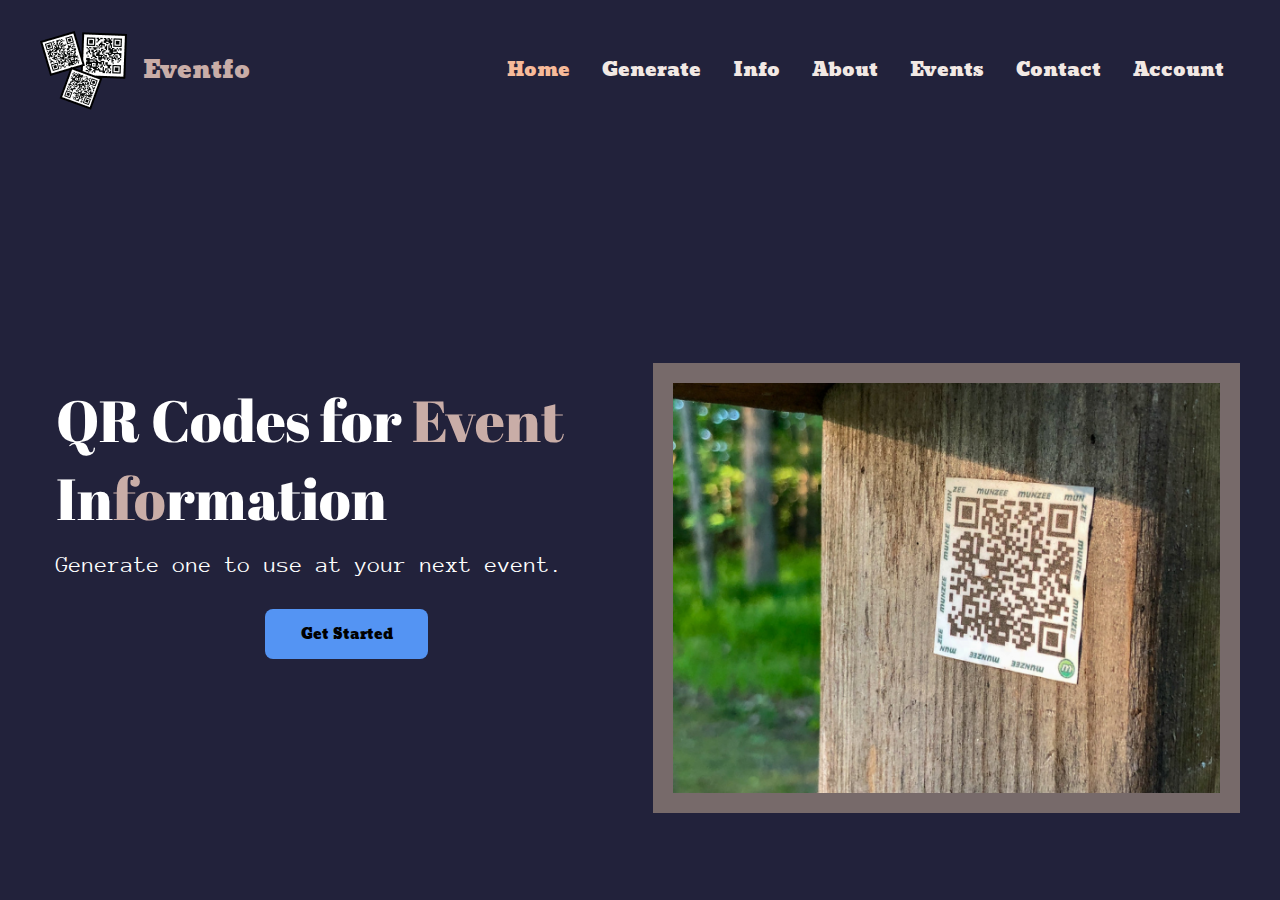
<file: index.html>
<!DOCTYPE html>
<html lang="en">
<head>
  <meta charset="UTF-8">
  <meta http-equiv="X-UA-Compatible" content="IE=edge">
  <meta name="viewport" content="width=device-width, initial-scale=1.0">
  <link href="css/styles.css" rel="stylesheet">
  <title>Eventfo - Home</title>
</head>
<body class="container full-height-grow">
  <header class="main-header">
    <a href="index.html" class="logo">
      <img src="images/logo.png" alt="Eventfo Logo">
      <div class="logo-name">Eventfo</div>
    </a>
    <nav class="navigation">
      <ul>
        <li class="active"><a href="index.html">Home</a></li>
        <li><a href="generate.html">Generate</a></li>
        <li><a href="info.html">Info</a></li>
        <li><a href="about.html">About</a></li>
        <li><a href="events.html">Events</a></li>
        <li><a href="contact.html">Contact</a></li>
        <li><a href="account.html">Account</a></li>
      </ul>
      <script src="https://code.jquery.com/jquery-3.6.0.js"></script>
      <script>
        $(document).on('click', 'ul li', function(){
          $(this).addClass('active').siblings().removeClass('active')
        })
      </script>
    </nav>
  </header>
  <section class="home-main-section">
    
    <div class="call-to-action">
      <h1 class="title">QR Codes for <span class="accent-text">Event</span> In<span class="accent-text">fo</span>rmation</h1>
      <span class="subtitle">Generate one to use at your next event.</span>
      <a href="generate.html" class="btn">Get Started</a>
    </div>

    <div class="img-wrapper">
      <div class="homepage-image">
        <img src="images/homepage_image.png" alt="QR Example Image">
        
        <!-- <div><span class="subtitle">Generate one to use at your next event.</span></div> -->

      </div>
      
    </div>
    
    </section>
    <!-- <footer class="footer">
      <div class="container">
        <nav class="footer-nav">
          <ul>
            <li><a href="about.html">About</a></li>
            <li><a href="contact.html">Contact</a></li>
          </ul>
        </nav>
        <nav class="footer-nav">
          <ul>
            <li>
              <a href="https://nrusk.github.io/" class="social-links">
                <img src="images/github.svg">
              </a>
            </li>
            <li>
              <a href="https://twitter.com/nathan_rusk" class="social-links">
                <img src="images/twitter.svg">
              </a>
            </li>
          </ul>
        </nav>
      </div>
    </footer> -->
</body>
</html>
</file>
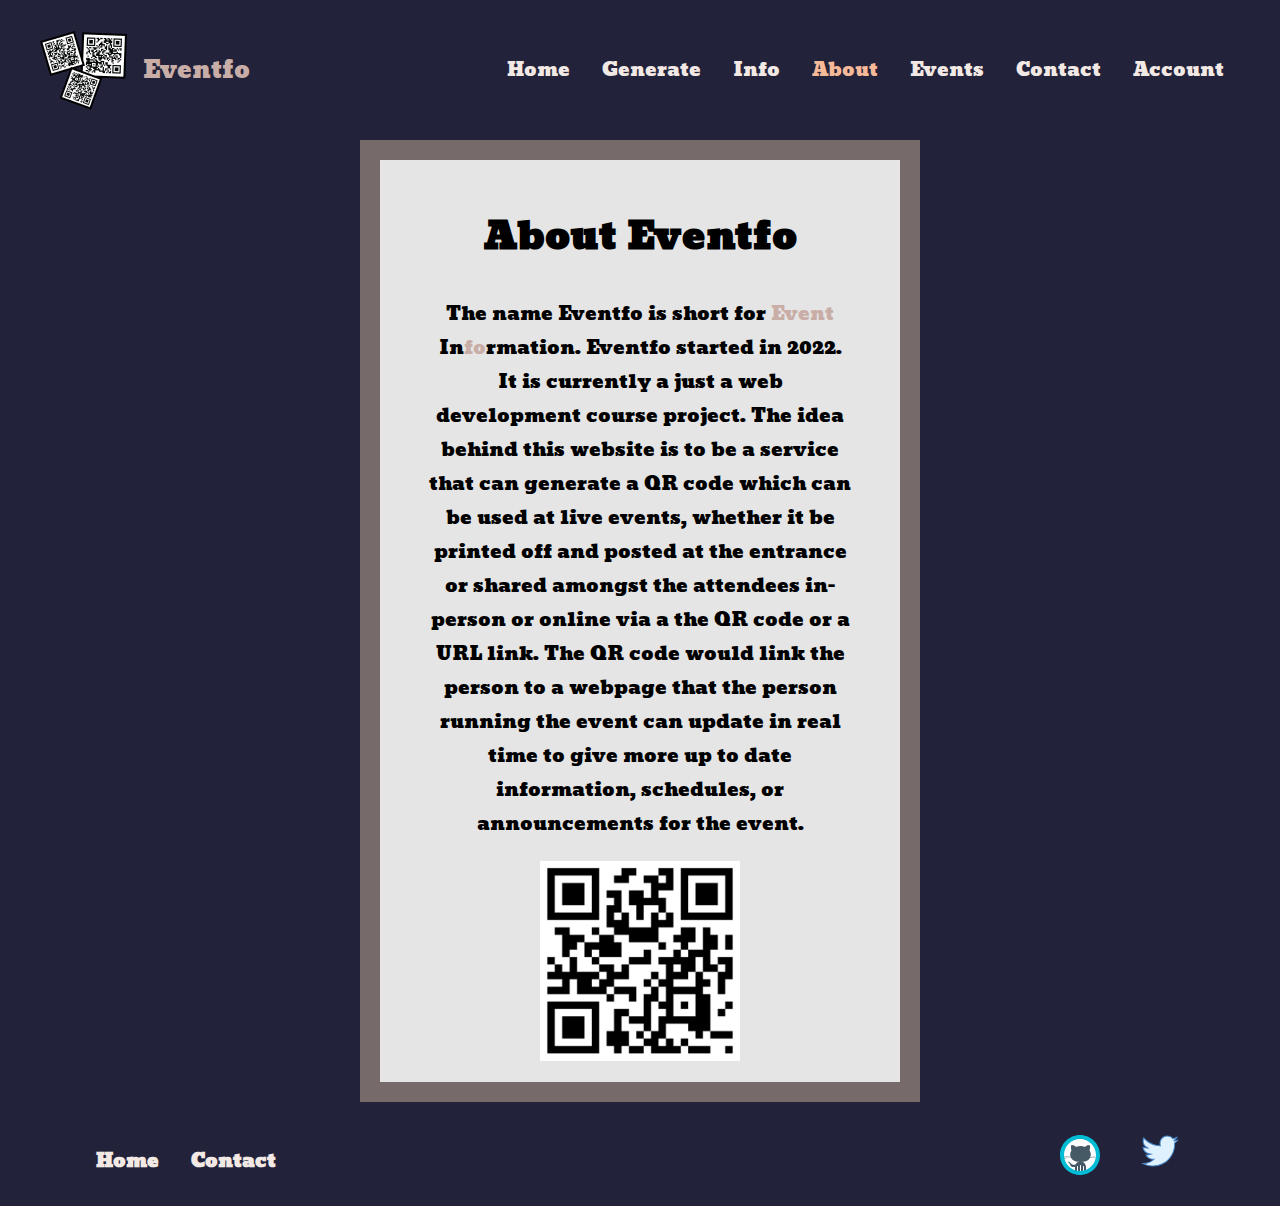
<file: about.html>
<!DOCTYPE html>
<html lang="en">
<head>
  <meta charset="UTF-8">
  <meta http-equiv="X-UA-Compatible" content="IE=edge">
  <meta name="viewport" content="width=device-width, initial-scale=1.0">
  <link href="css/styles.css" rel="stylesheet">
  <title>Eventfo - About</title>
</head>
<body class="container full-height-grow">
  <header class="main-header">
    <a href="index.html" class="logo">
      <img src="images/logo.png"  alt="Eventfo Logo">
      <div class="logo-name">Eventfo</div>
    </a>
    <nav class="navigation">
      <ul>
        <li><a href="index.html">Home</a></li>
        <li><a href="generate.html">Generate</a></li>
        <li><a href="info.html">Info</a></li>
        <li class="active"><a href="about.html">About</a></li>
        <li><a href="events.html">Events</a></li>
        <li><a href="contact.html">Contact</a></li>
        <li><a href="account.html">Account</a></li>
      </ul>
    </nav>
  </header>

  <section class="generate-main-section">
    <div class="container full-height-grow2">
    <div class="about-section">
      <h1 class="generate-h1">About Eventfo</h1>
      <p class="about-paragraph">The name Eventfo is short for <span class="accent-text">Event</span> In<span class="accent-text">fo</span>rmation.
      Eventfo started in 2022. It is currently a just a web development course project. The idea behind this website is to be a service that can generate a QR code which can be used at live events, whether it be printed off 
        and posted at the entrance or shared amongst the attendees in-person or online via a the QR code or a URL link. The QR code would link the person to a webpage that
      the person running the event can update in real time to give more up to date information, schedules, or announcements for the event.</p>
      <div class="aboutgif"><img src="images/QRimage.gif" alt="QR Code GIF" width="200"></div>
    </div>
  </div>
  </section>


  <footer class="footer">
    <div class="container">
      <nav class="footer-nav">
        <ul>
          <li><a href="index.html">Home</a></li>
          <li><a href="contact.html">Contact</a></li>
        </ul>
      </nav>

      <!-- <nav class="footer-nav">
        <ul>
          <li class="copyright">Copyright &copy; Eventfo 2022</li>
        </ul>
      </nav> -->
      <nav class="footer-nav"></nav>

      <nav class="footer-nav">
        <ul>
          <li>
            <a href="https://nrusk.github.io/" class="social-links">
              <img src="images/github.svg" alt="GitHub">
            </a>
          </li>
          <li>
            <a href="https://twitter.com/nathan_rusk" class="social-links">
              <img src="images/twitter.svg" alt="Twitter">
            </a>
          </li>
        </ul>
      </nav>
    </div>
    
  </footer>
</body>
</html>
</file>
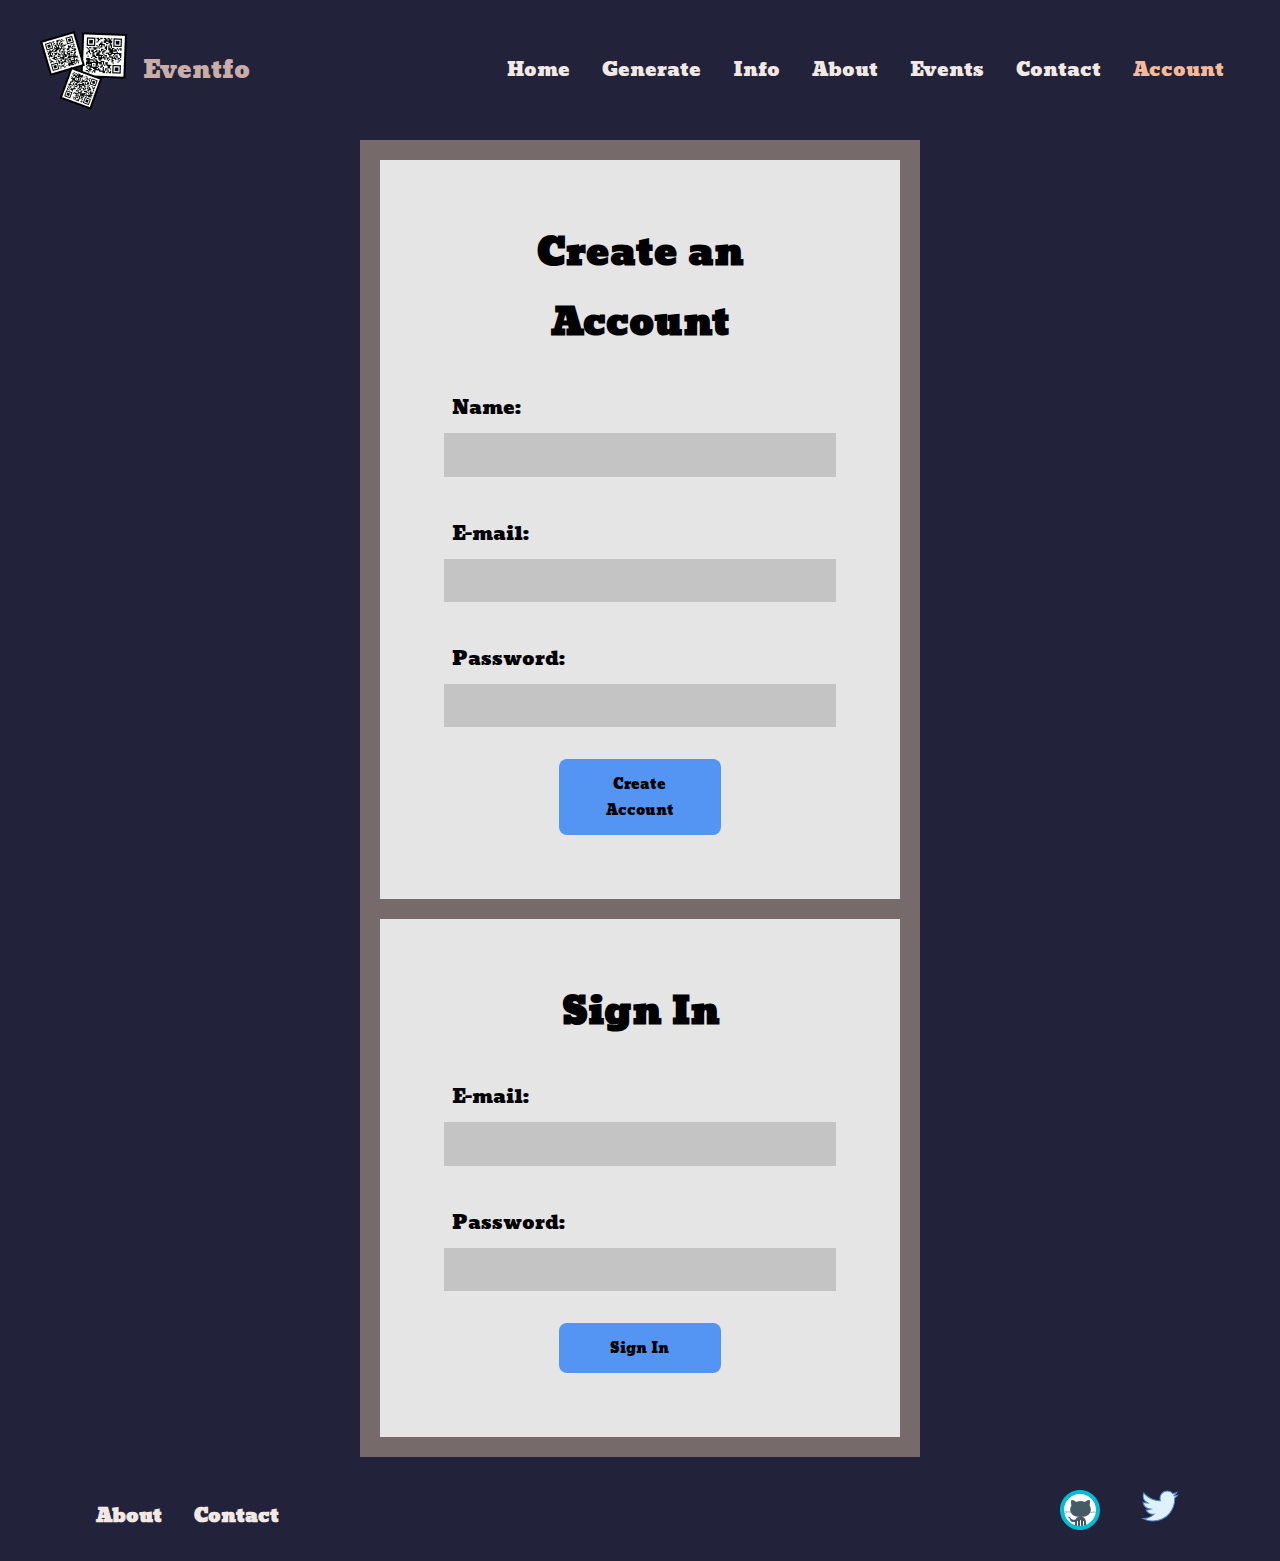
<file: account.html>
<!DOCTYPE html>
<html lang="en">
<head>
  <meta charset="UTF-8">
  <meta http-equiv="X-UA-Compatible" content="IE=edge">
  <meta name="viewport" content="width=device-width, initial-scale=1.0">
  <link href="css/styles.css" rel="stylesheet">
  <title>Eventfo - Account</title>
</head>
<body class="container full-height-grow">
  <!-- <div class="container"> -->
  <header class="main-header">
    <a href="index.html" class="logo">
      <img src="images/logo.png" alt="Eventfo Logo">
      <div class="logo-name">Eventfo</div>
    </a>
    <nav class="navigation">
      <ul>
        <li><a href="index.html">Home</a></li>
        <li><a href="generate.html">Generate</a></li>
        <li><a href="info.html">Info</a></li>
        <li><a href="about.html">About</a></li>
        <li><a href="events.html">Events</a></li>
        <li><a href="contact.html">Contact</a></li>
        <li class="active"><a href="account.html">Account</a></li>
      </ul>
    </nav>
  </header>
<!-- </div> -->


<section class="generate-main-section">
  <div class="container full-height-grow2">
  <form class="account-form" action="formscript-account.php" method="post">
    <h1 class="generate-h1">Create an Account</h1>
    <div class="input-group">
      <label>Name:</label>
      <input type="text" name="fname" required>
    </div>
    <div class="input-group">
      <label>E-mail:</label>
      <input type="email" name="fname" required>
    </div>
    <div class="input-group">
      <label>Password:</label>
      <input type="password" name="fname" required>
    </div>
    <div class="input-group">
      <button type="submit" class="btn">Create Account</button>
    </div>
  </form>

  <form class="sign-in-form" action="formscript-sign-in.php" method="post">
    <h1 class="generate-h1">Sign In</h1>
    <div class="input-group">
      <label>E-mail:</label>
      <input type="email" name="fname" required>
    </div>
    <div class="input-group">
      <label>Password:</label>
      <input type="password" name="fname" required>
    </div>
    <div class="input-group">
      <button type="submit" class="btn">Sign In</button>
    </div>
  </form>
</div>
</section>


  <footer class="footer">
    <div class="container">
      <nav class="footer-nav">
        <ul>
          <li><a href="about.html">About</a></li>
          <li><a href="contact.html">Contact</a></li>
        </ul>
      </nav>

      <!-- <nav class="footer-nav">
        <ul>
          <li class="copyright">Copyright &copy;Eventfo 2022</li>
        </ul>
      </nav> -->

      <nav class="footer-nav">
        <ul>
          <li>
            <a href="https://nrusk.github.io/" class="social-links">
              <img src="images/github.svg" alt="GitHub">
            </a>
          </li>
          <li>
            <a href="https://twitter.com/nathan_rusk" class="social-links">
              <img src="images/twitter.svg" alt="Twitter">
            </a>
          </li>
        </ul>
      </nav>
    </div>
  </footer>
</body>
</html>
</file>
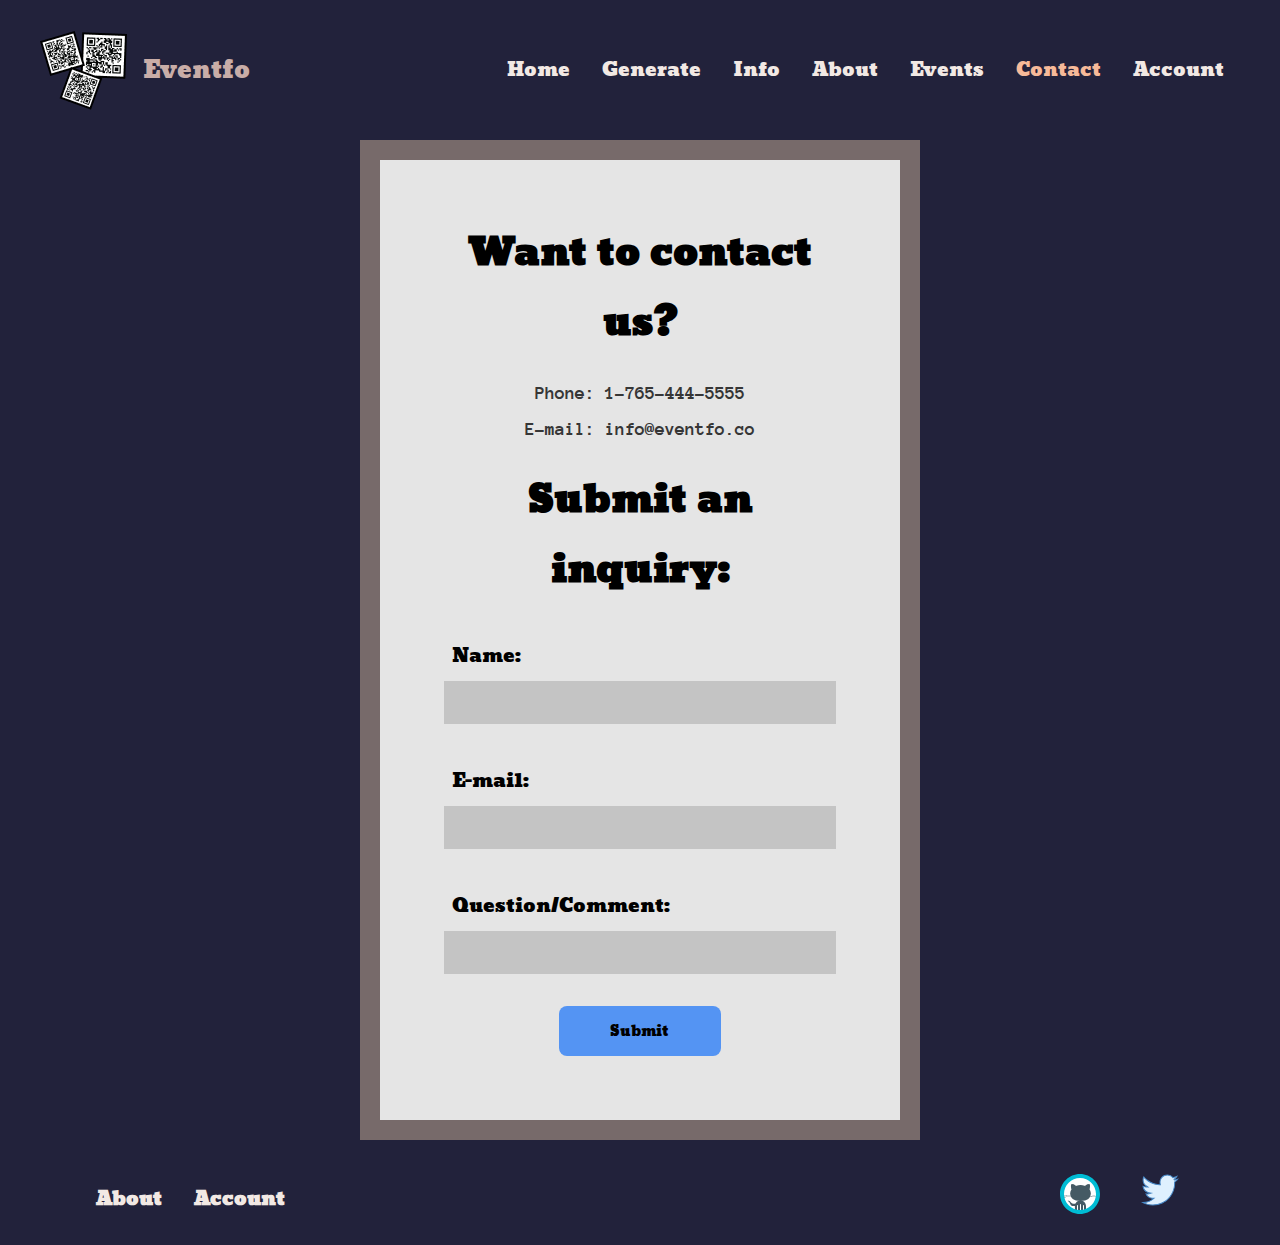
<file: contact.html>
<!DOCTYPE html>
<html lang="en">
<head>
  <meta charset="UTF-8">
  <meta http-equiv="X-UA-Compatible" content="IE=edge">
  <meta name="viewport" content="width=device-width, initial-scale=1.0">
  <link href="css/styles.css" rel="stylesheet">
  <title>Eventfo - Contact</title>
</head>
<body class="container full-height-grow">
  <!-- <div class="container"> -->
  <header class="main-header">
    <a href="index.html" class="logo">
      <img src="images/logo.png" alt="Eventfo Logo">
      <div class="logo-name">Eventfo</div>
    </a>
    <nav class="navigation">
      <ul>
        <li><a href="index.html">Home</a></li>
        <li><a href="generate.html">Generate</a></li>
        <li><a href="info.html">Info</a></li>
        <li><a href="about.html">About</a></li>
        <li><a href="events.html">Events</a></li>
        <li class="active"><a href="contact.html">Contact</a></li>
        <li><a href="account.html">Account</a></li>
      </ul>
    </nav>
  </header>
<!-- </div> -->


<section class="generate-main-section">
  <div class="container full-height-grow2">
  <form class="generate-form" action="formscript-contact.php" method="post">
    <h1 class="generate-h1">Want to contact us?</h1>
    <h2 class="contact-h2">Phone: 1-765-444-5555</h2>
    <h2 class="contact-h2">E-mail: info@eventfo.co</h2>
    <h1 class="generate-h1">Submit an inquiry:</h1>
    <div class="input-group">
      <label>Name:</label>
      <input type="text" name="fname" required>
    </div>
    <div class="input-group">
      <label>E-mail:</label>
      <input type="email" name="fname" required>
    </div>
    <div class="input-group">
      <label>Question/Comment:</label>
      <input type="text" name="fname" required>
    </div>
    <div class="input-group">
      <button type="submit" class="btn">Submit</button>
    </div>
  </form>
</div>
</section>


  <footer class="footer">
    <div class="container">
      <nav class="footer-nav">
        <ul>
          <li><a href="about.html">About</a></li>
          <li><a href="account.html">Account</a></li>
        </ul>
      </nav>
      <nav class="footer-nav">
        <ul>
          <li>
            <a href="https://nrusk.github.io/" class="social-links">
              <img src="images/github.svg" alt="GitHub">
            </a>
          </li>
          <li>
            <a href="https://twitter.com/nathan_rusk" class="social-links">
              <img src="images/twitter.svg" alt="Twitter">
            </a>
          </li>
        </ul>
      </nav>
    </div>
  </footer>
</body>
</html>
</file>
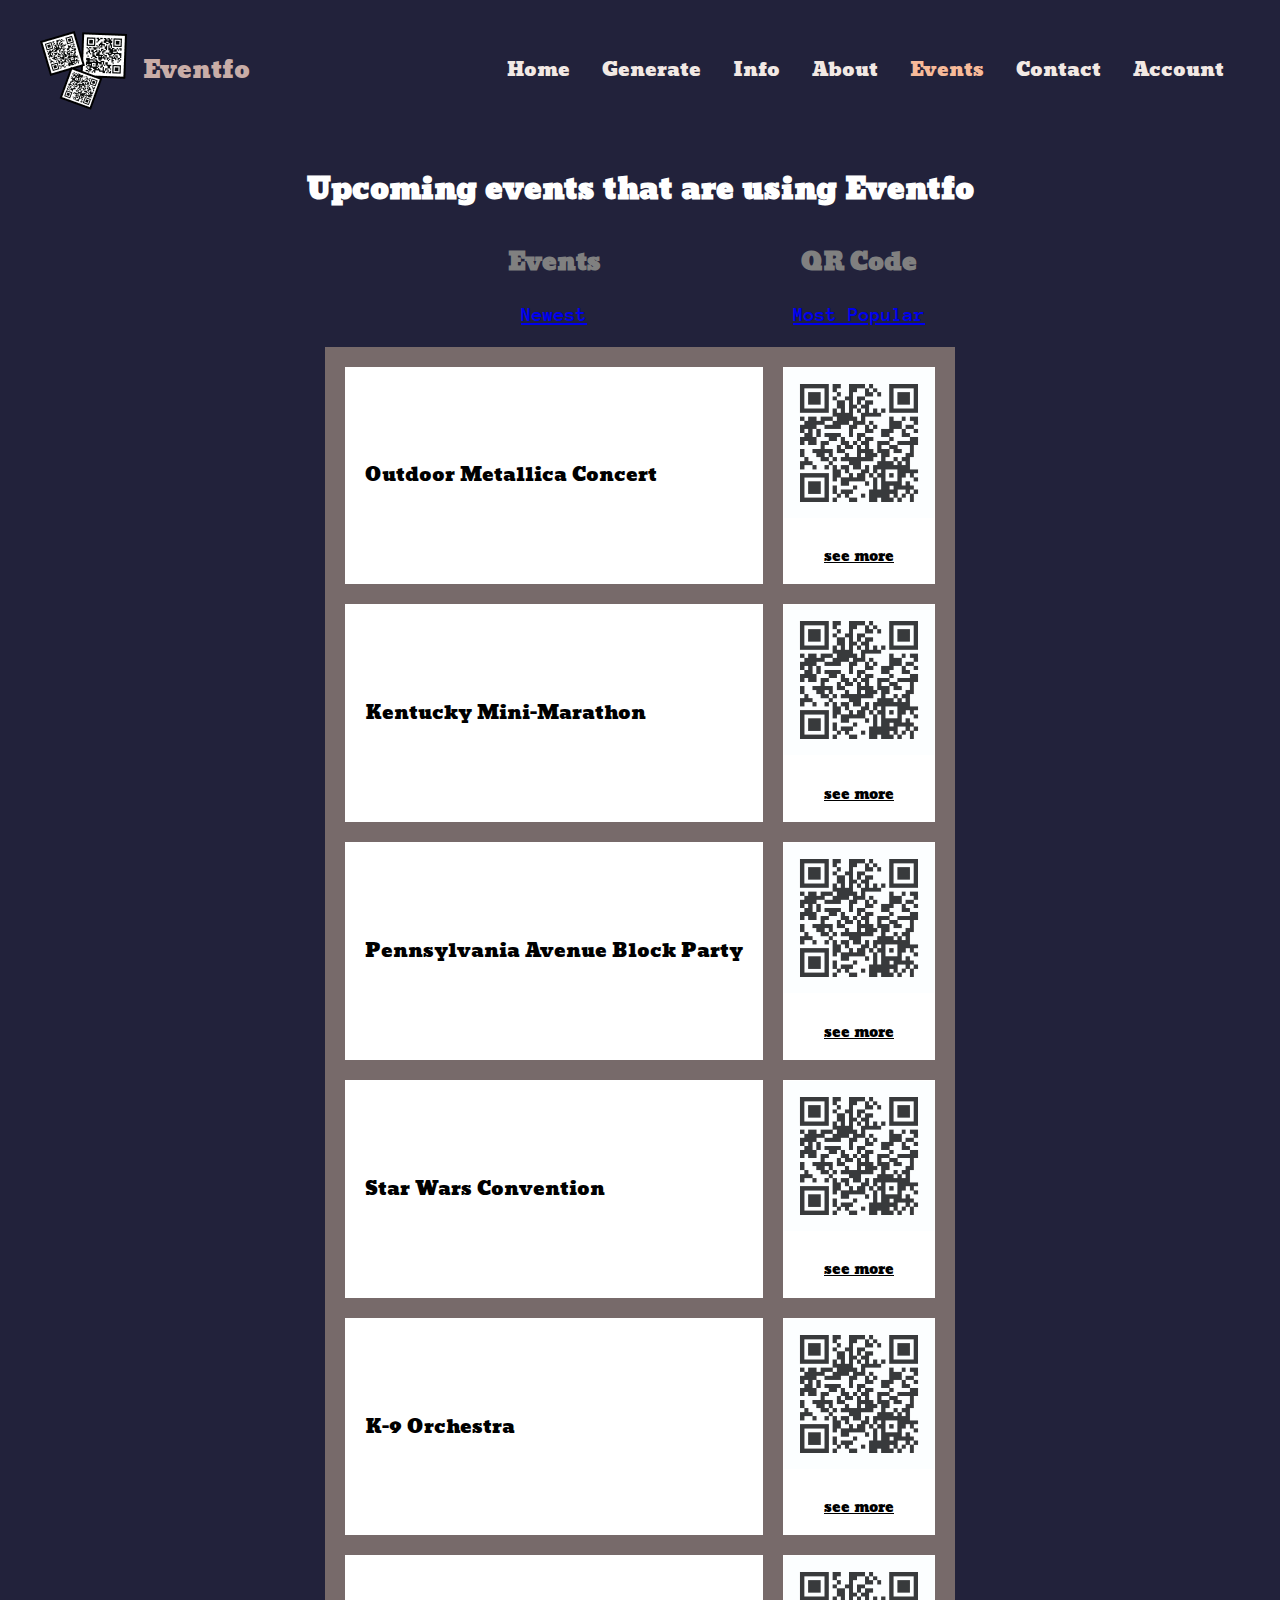
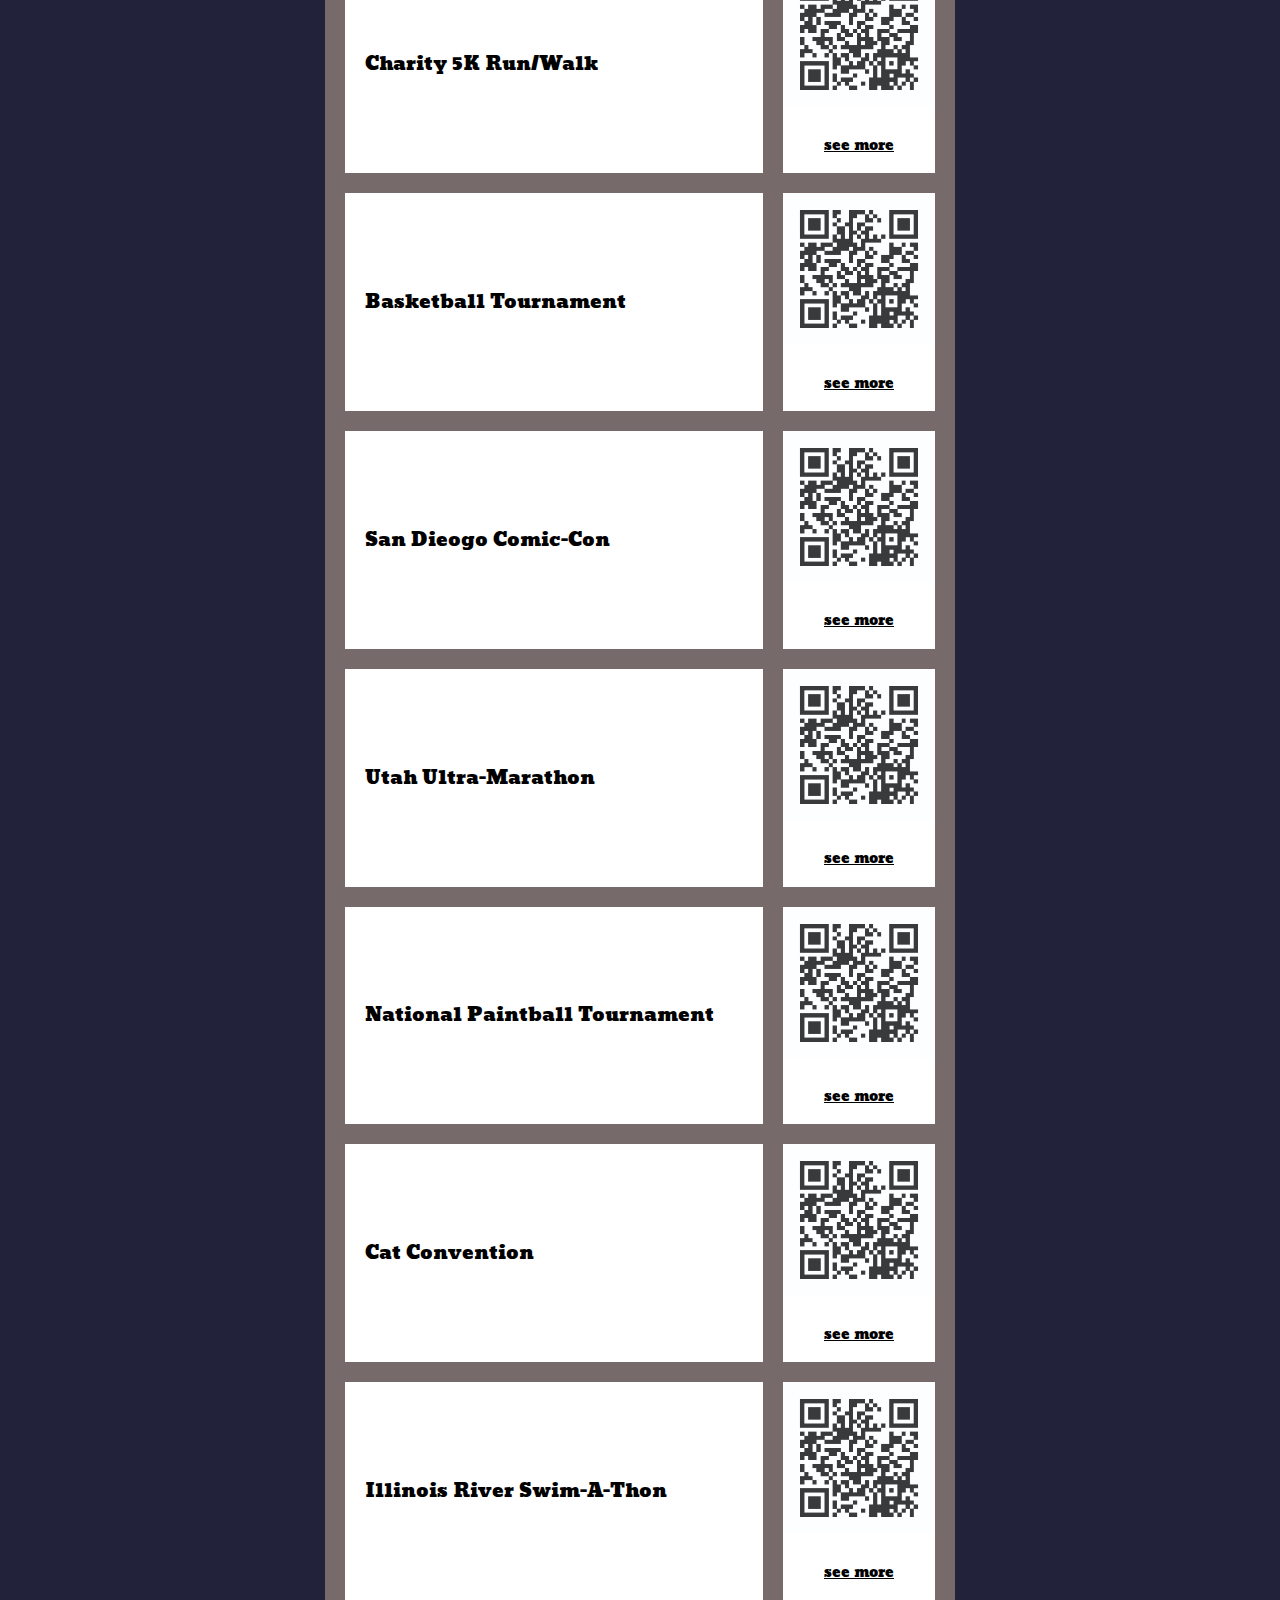
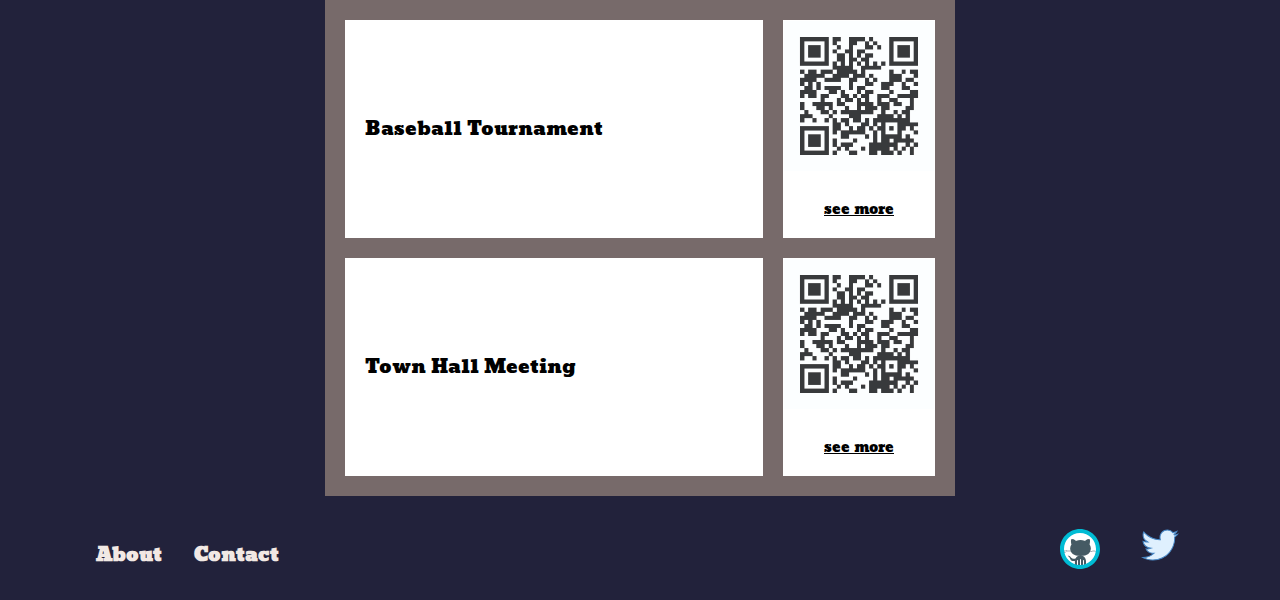
<file: events.html>
<!DOCTYPE html>
<html lang="en">
<head>
  <meta charset="UTF-8">
  <meta http-equiv="X-UA-Compatible" content="IE=edge">
  <meta name="viewport" content="width=device-width, initial-scale=1.0">
  <link href="css/styles.css" rel="stylesheet">
  <title>Eventfo - Events</title>
</head>
<body class="container full-height-grow">
  <header class="main-header">
    <a href="index.html" class="logo">
      <img src="images/logo.png" alt="Eventfo Logo">
      <div class="logo-name">Eventfo</div>
    </a>
    <nav class="navigation">
      <ul>
        <li><a href="index.html">Home</a></li>
        <li><a href="generate.html">Generate</a></li>
        <li><a href="info.html">Info</a></li>
        <li><a href="about.html">About</a></li>
        <li class="active"><a href="events.html">Events</a></li>
        <li><a href="contact.html">Contact</a></li>
        <li><a href="account.html">Account</a></li>
      </ul>
    </nav>
  </header>

  <section class="generate-main-section">
    <div class="container full-height-grow2">
      <h2 class="events-h2" >Upcoming events that are using Eventfo</h2>
      <table id="events-table">
        <tr>
          <th class="events-th">Events<br><a href="#newest"><p class="events-filter">Newest</p></a></th>
          <th class="events-th">QR Code<br><a href="#most-popular"><p class="events-filter">Most Popular</p></a></th>
        </tr>
        <tr>
          <td id ="newest" class="left-td">Outdoor Metallica Concert</td>
          <td><img class="event-images" alt="QR Code" src="images/eventimage.jpg"><br><a href="https://www.more.com/" target="_blank" class="events-link"><p>see more</p></a></td>
        </tr>
        <tr>
          <td class="left-td">Kentucky Mini-Marathon</td>
          <td><img class="event-images" alt="QR Code" src="images/eventimage.jpg"><br><a href="https://www.more.com/" target="_blank" class="events-link"><p>see more</p></a></td>
        </tr>
        <tr>
          <td class="left-td">Pennsylvania Avenue Block Party</td>
          <td><img class="event-images" alt="QR Code" src="images/eventimage.jpg"><br><a href="https://www.more.com/" target="_blank" class="events-link"><p>see more</p></a></td>
        </tr>
        <tr>
          <td class="left-td">Star Wars Convention</td>
          <td><img class="event-images" alt="QR Code" src="images/eventimage.jpg"><br><a href="https://www.more.com/" target="_blank" class="events-link"><p>see more</p></a></td>
        </tr>
        <tr>
          <td id="most-popular" class="left-td">K-9 Orchestra</td>
          <td><img class="event-images" alt="QR Code" src="images/eventimage.jpg"><br><a href="https://www.more.com/" target="_blank" class="events-link"><p>see more</p></a></td>
        </tr>
        <tr>
          <td class="left-td">Charity 5K Run/Walk</td>
          <td><img class="event-images" alt="QR Code" src="images/eventimage.jpg"><br><a href="https://www.more.com/" target="_blank" class="events-link"><p>see more</p></a></td>
        </tr>
        <tr>
          <td class="left-td">Basketball Tournament</td>
          <td><img class="event-images" alt="QR Code" src="images/eventimage.jpg"><br><a href="https://www.more.com/" target="_blank" class="events-link"><p>see more</p></a></td>
        </tr>
        <tr>
          <td class="left-td">San Dieogo Comic-Con</td>
          <td><img class="event-images" alt="QR Code" src="images/eventimage.jpg"><br><a href="https://www.more.com/" target="_blank" class="events-link"><p>see more</p></a></td>
        </tr>
        <tr>
          <td class="left-td">Utah Ultra-Marathon</td>
          <td><img class="event-images" alt="QR Code" src="images/eventimage.jpg"><br><a href="https://www.more.com/" target="_blank" class="events-link"><p>see more</p></a></td>
        </tr>
        <tr>
          <td class="left-td">National Paintball Tournament</td>
          <td><img class="event-images" alt="QR Code" src="images/eventimage.jpg"><br><a href="https://www.more.com/" target="_blank" class="events-link"><p>see more</p></a></td>
        </tr>
        <tr>
          <td class="left-td">Cat Convention</td>
          <td><img class="event-images" alt="QR Code" src="images/eventimage.jpg"><br><a href="https://www.more.com/" target="_blank" class="events-link"><p>see more</p></a></td>
        </tr>
          <tr>
            <td class="left-td">Illinois River Swim-A-Thon</td>
            <td><img class="event-images" alt="QR Code" src="images/eventimage.jpg"><br><a href="https://www.more.com/" target="_blank" class="events-link"><p>see more</p></a></td>
          </tr>
          <tr>
            <td class="left-td">Baseball Tournament</td>
            <td><img class="event-images" alt="QR Code" src="images/eventimage.jpg"><br><a href="https://www.more.com/" target="_blank" class="events-link"><p>see more</p></a></td>
          </tr>
          <tr>
            <td class="left-td">Town Hall Meeting</td>
            <td><img class="event-images" alt="QR Code" src="images/eventimage.jpg"><br><a href="https://www.more.com/" target="_blank" class="events-link"><p>see more</p></a></td>
          </tr>
          
        
      </table>
    </div>
  </section>


  <footer class="footer">
    <div class="container">
      <nav class="footer-nav">
        <ul>
          <li><a href="about.html">About</a></li>
          <li><a href="contact.html">Contact</a></li>
        </ul>
      </nav>
      <nav class="footer-nav">
        <ul>
          <li>
            <a href="https://nrusk.github.io/" class="social-links">
              <img src="images/github.svg" alt="GitHub">
            </a>
          </li>
          <li>
            <a href="https://twitter.com/nathan_rusk" class="social-links">
              <img src="images/twitter.svg" alt="Twitter">
            </a>
          </li>
        </ul>
      </nav>
    </div>
  </footer>
</body>
</html>
</file>
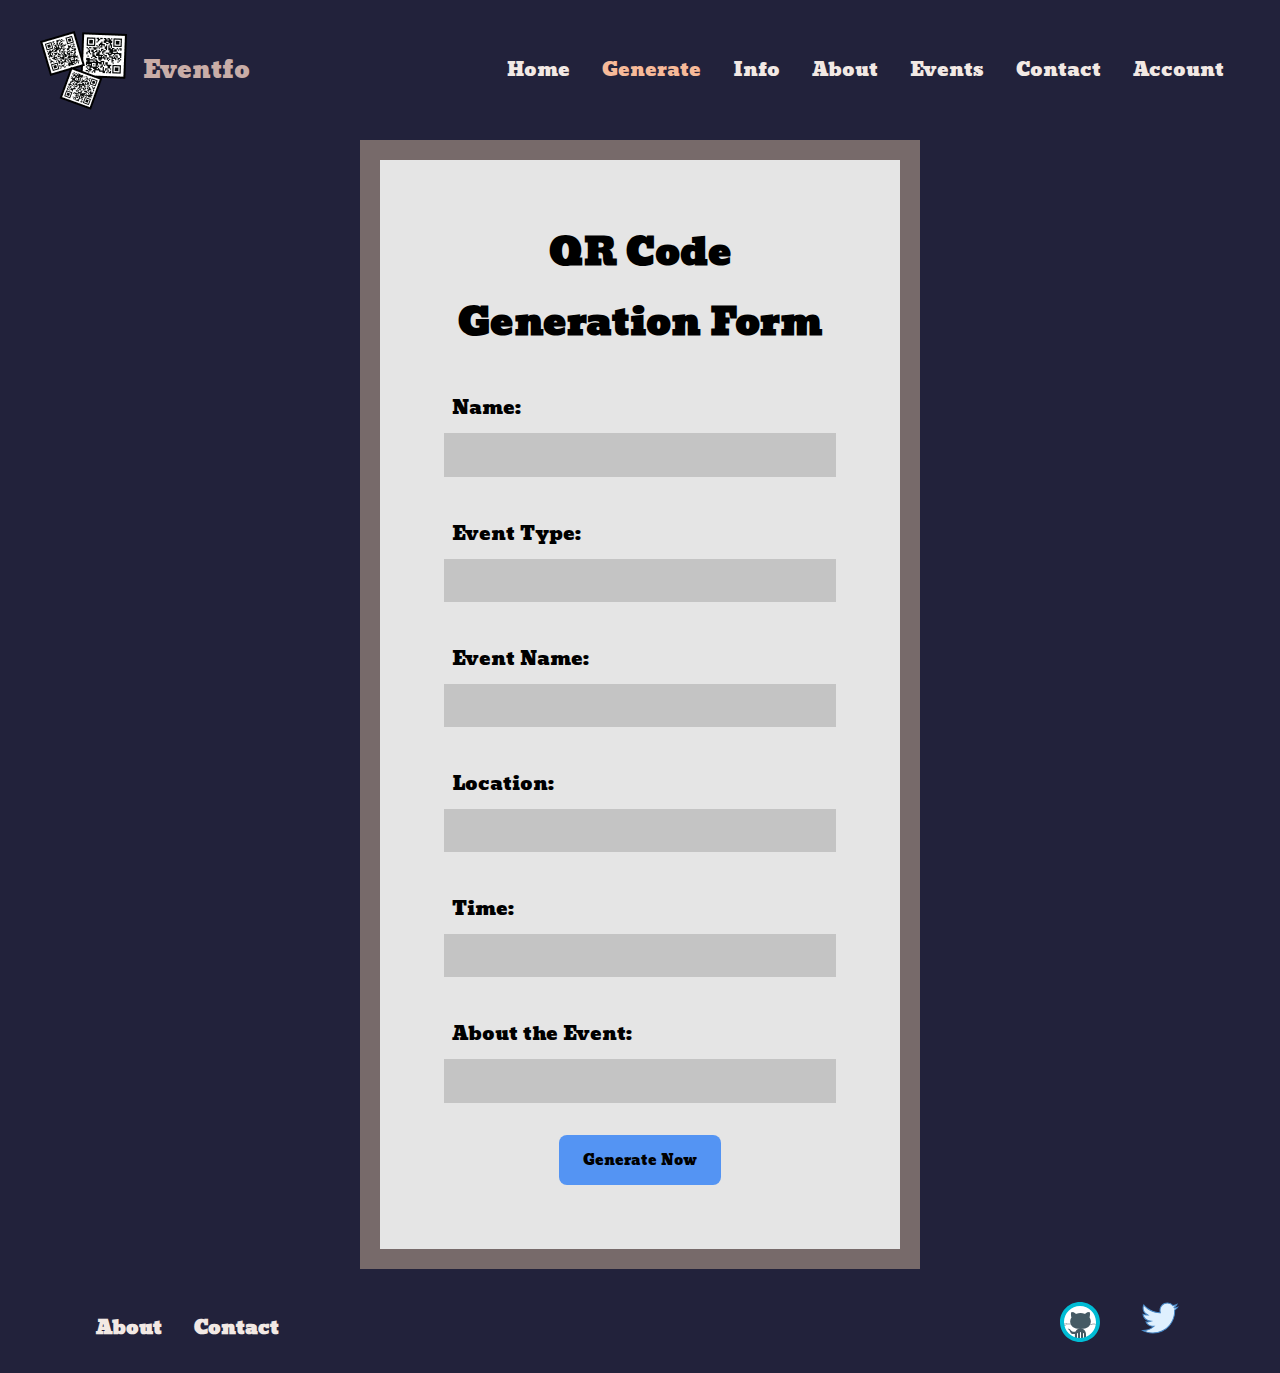
<file: generate.html>
<!DOCTYPE html>
<html lang="en">
<head>
  <meta charset="UTF-8">
  <meta http-equiv="X-UA-Compatible" content="IE=edge">
  <meta name="viewport" content="width=device-width, initial-scale=1.0">
  <link href="css/styles.css" rel="stylesheet">
  <title>Eventfo - Generate</title>
</head>
<body class="container full-height-grow">
  <!-- <div class="container"> -->
  <header class="main-header">
    <a href="index.html" class="logo">
      <img src="images/logo.png" alt="Eventfo Logo">
      <div class="logo-name">Eventfo</div>
    </a>
    <nav class="navigation">
      <ul>
        <li><a href="index.html">Home</a></li>
        <li class="active"><a href="generate.html">Generate</a></li>
        <li><a href="info.html">Info</a></li>
        <li><a href="about.html">About</a></li>
        <li><a href="events.html">Events</a></li>
        <li><a href="contact.html">Contact</a></li>
        <li><a href="account.html">Account</a></li>
      </ul>
    </nav>
  </header>
<!-- </div> -->


<section class="generate-main-section">
  <div class="container full-height-grow2">
  <form class="generate-form" action="formscript.php" method="post">
    <h1 class="generate-h1">QR Code Generation Form</h1>
    <div class="input-group">
      <label>Name:</label>
      <input type="text" name="name" required>
    </div>
    <div class="input-group">
      <label>Event Type:</label>
      <input type="text" name="event_type" required>
    </div>
    <div class="input-group">
      <label>Event Name:</label>
      <input type="text" name="event_name" required>
    </div>
    <div class="input-group">
      <label>Location:</label>
      <input type="text"  name="location" required>
    </div>
    <div class="input-group">
      <label>Time:</label>
      <input type="text" name="time" required>
    </div>
    <div class="input-group">
      <label>About the Event:</label>
      <input type="text" name="about" required>
    </div>
    <div class="input-group">
      <button type="submit" class="btn">Generate Now</button>
    </div>
  </form>
</div>
</section>




  <footer class="footer">
    <div class="container">
      <nav class="footer-nav">
        <ul>
          <li><a href="about.html">About</a></li>
          <li><a href="contact.html">Contact</a></li>
        </ul>
      </nav>
      <nav class="footer-nav">
        <ul>
          <li>
            <a href="https://nrusk.github.io/" class="social-links">
              <img src="images/github.svg" alt="GitHub">
            </a>
          </li>
          <li>
            <a href="https://twitter.com/nathan_rusk" class="social-links">
              <img src="images/twitter.svg" alt="Twitter">
            </a>
          </li>
        </ul>
      </nav>
    </div>
  </footer>
</body>
</html>



















<!-- <!DOCTYPE html>
<html lang="en">
<head>
  <meta charset="UTF-8">
  <meta http-equiv="X-UA-Compatible" content="IE=edge">
  <meta name="viewport" content="width=device-width, initial-scale=1.0">
  <link href="styles.css" rel="stylesheet">
  <title>Eventfo</title>
</head>
<body class="full-height-grow">
  <div class="container full-height-grow">
  <header class="main-header">
    <a href="/" class="logo">
      <img src="images/logo.png">
      <div class="logo-name">Eventfo</div>
    </a>
    <nav class="navigation">
      <ul>
        <li><a href="index.html">Home</a></li>
        <li><a href="generate.html">Generate</a></li>
        <li><a href="info.html">Info</a></li>
        <li><a href="about.html">About</a></li>
        <li><a href="events.html">Events</a></li>
        <li><a href="contact.html">Contact</a></li>
        <li><a href="account.html">Account</a></li>
      </ul>
    </nav>
  </header> -->
  <!-- <section class="generate-section">
    <div class="call-to-action">
      <h1 class="title"></h1>
    </div>
    <div></div>
  </section> -->
<!-- </div>
<footer class="footer">
  <div class="container">
    <nav class="footer-nav">
      <ul>
        <li><a href="about.html">About Us</a></li>
        <li><a href="contact.html">Contact</a></li>
      </ul>
    </nav>
    <nav class="footer-nav">
      <ul>
        <li>
          <a href="#" class="social-links">
            <img src="images/github.svg">
          </a>
        </li>
        <li>
          <a href="https://twitter.com/nathan_rusk" class="social-links">
            <img src="images/twitter.svg">
          </a>
        </li>
      </ul>
    </nav>
  </div>
</footer>
</body>
</html> -->
</file>
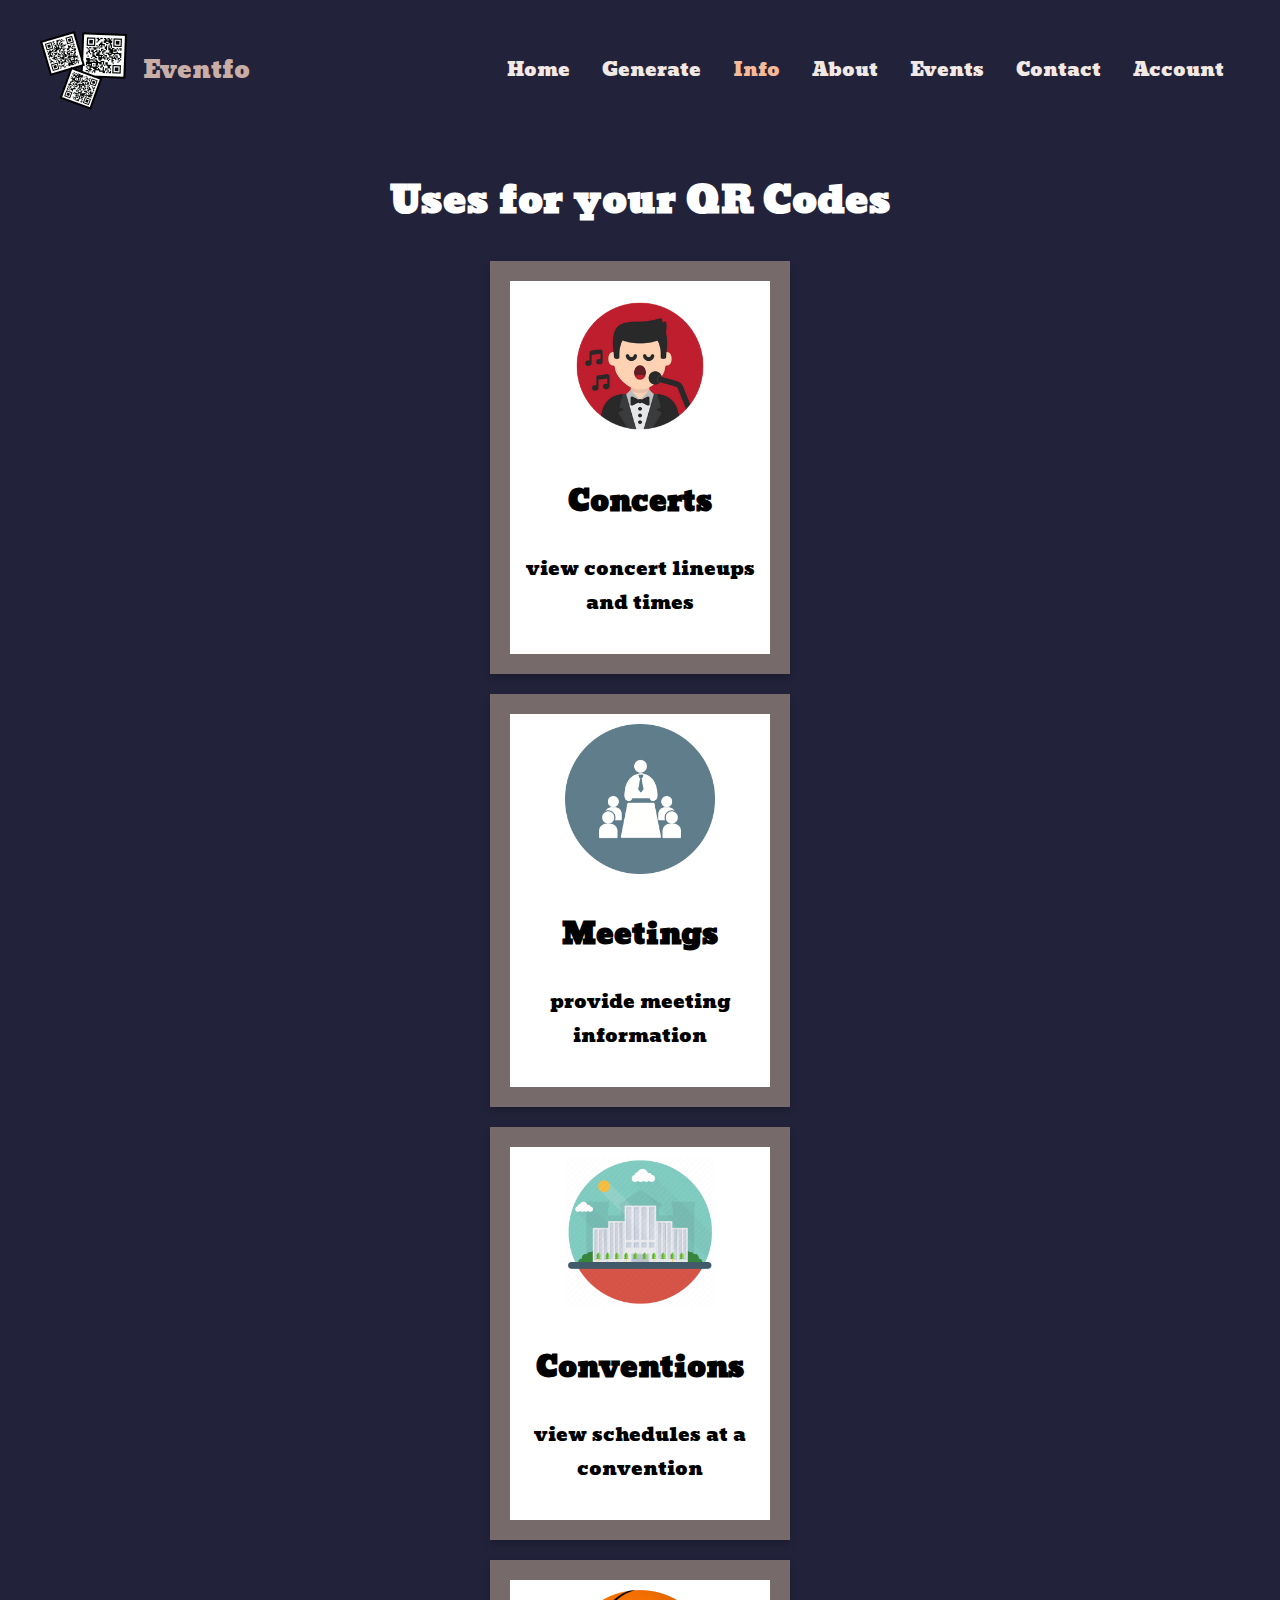
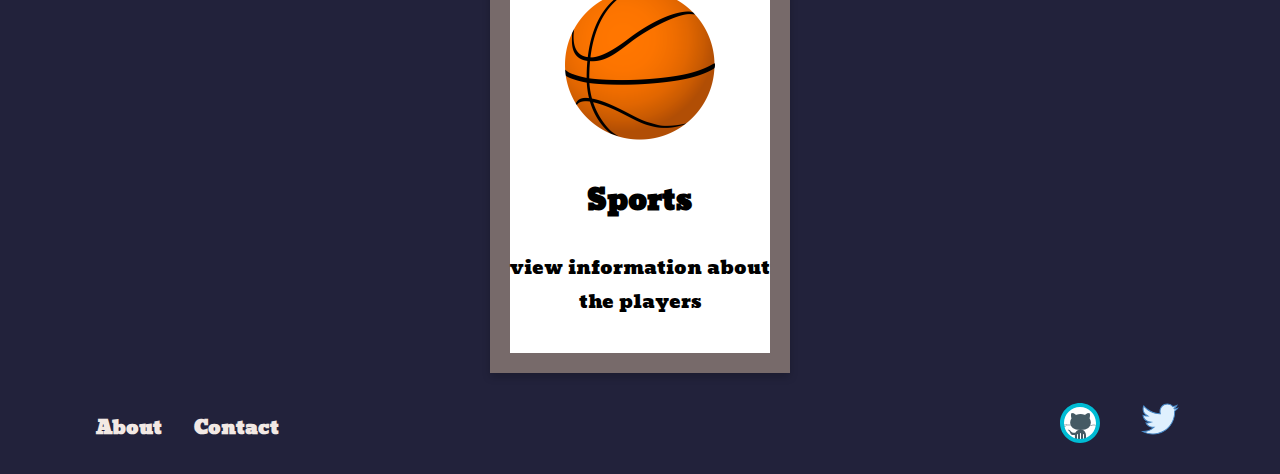
<file: info.html>
<!DOCTYPE html>
<html lang="en">
<head>
  <meta charset="UTF-8">
  <meta http-equiv="X-UA-Compatible" content="IE=edge">
  <meta name="viewport" content="width=device-width, initial-scale=1.0">
  <link href="css/styles.css" rel="stylesheet">
  <title>Eventfo - Info</title>
</head>
<body class="container full-height-grow">
  <header class="main-header">
    <a href="index.html" class="logo">
      <img src="images/logo.png" alt="Eventfo Logo">
      <div class="logo-name">Eventfo</div>
    </a>
    <nav class="navigation">
      <ul>
        <li><a href="index.html">Home</a></li>
        <li><a href="generate.html">Generate</a></li>
        <li class="active"><a href="info.html">Info</a></li>
        <li><a href="about.html">About</a></li>
        <li><a href="events.html">Events</a></li>
        <li><a href="contact.html">Contact</a></li>
        <li><a href="account.html">Account</a></li>
      </ul>
    </nav>
  </header>
  <h1 class="info-h1">Uses for your QR Codes</h1>
  <section class="generate-main-section">
    
    <div class="container full-height-grow2">
      <div class="row">
        <div class="column">
          <div class="card">
            <img class="card-image" src="images/concert.png" alt="Concert Image">
            <h2>Concerts</h2>
            <p class="card-title">view concert lineups and times</p>
            <!-- <a href="#"><i class="fa fa-instagram"></i></a> -->
          </div>
        </div>

        <div class="column">
          <div class="card">
            <img class="card-image" src="images/meeting.jpg" alt="Meeting Image">
            <h2>Meetings</h2>
            <p class="card-title">provide meeting information</p>
            <!-- <a href="#"><i class="fa fa-instagram"></i></a> -->
          </div>
        </div>

        <div class="column">
          <div class="card">
            <img class="card-image" src="images/convention.png" alt="Convention Image">
            <h2>Conventions</h2>
            <p class="card-title">view schedules at a convention</p>
            <!-- <a href="#"><i class="fa fa-instagram"></i></a> -->
          </div>
        </div>


        <div class="column">
          <div class="card">
            <img class="card-image" src="images/basketball.png" alt="Basketball Image">
            <h2>Sports</h2>
            <p class="card-title">view information about the players</p>
            <!-- <a href="#"><i class="fa fa-instagram"></i></a> -->
          </div>
        </div>
        </div>
      </div>
  </section>
  
  
  <footer class="footer">
    <div class="container">
      <nav class="footer-nav">
        <ul>
          <li><a href="about.html">About</a></li>
          <li><a href="contact.html">Contact</a></li>
        </ul>
      </nav>
      <nav class="footer-nav">
        <ul>
          <li>
            <a href="https://nrusk.github.io/" class="social-links">
              <img src="images/github.svg" alt="GitHub">
            </a>
          </li>
          <li>
            <a href="https://twitter.com/nathan_rusk" class="social-links">
              <img src="images/twitter.svg" alt="Twitter">
            </a>
          </li>
        </ul>
      </nav>
    </div>
  </footer>
</body>
</html>
</file>
<file: css/styles.css>
@import url('https://fonts.googleapis.com/css?family=Abril Fatface|Angkor|Anonymous Pro|?????|Inter');

*, *::before, *::after {
  box-sizing: border-box;
}

body {
  padding: 0;
  margin: 0;
  background-color: #22223B;
  font-family: Angkor, sans-serif;
  font-size: 1.2rem;
  font-family:  sans-serif;
  color: white;
  min-height: 100vh;
}

.full-height-grow {
  display: flex;
  flex-direction: column;
  justify-content: space-between;
}

.logo {
  display: flex;
  align-items: center;
  font-size: 1.25em;
  font-family: Angkor;
  color: #C9ADA7;
  text-decoration: none;
}

.logo-name {
  margin-left: 1rem;
}

.navigation ul, .footer-nav ul {
  display: flex;
  margin: 0;
  padding: 0;
  list-style: none;
  font-family: Angkor, sans-serif;
}

.navigation ul li.active a {
  color: #F7BA99;
}

.navigation a, .footer-nav a {
  color: #F2E9E4;
  text-decoration: none;
  padding: 1rem;
}

.navigation a:hover, .footer-nav a:hover {
  color: #a09e9d;
}

.main-header, .footer {
  display: flex;
  justify-content: space-between;
  align-items: center;
}

.main-header {
  height: 140px;
}

.footer {
  height: 70px;
  /* background-color: #202027; */
  font-weight: bold;
}

.social-links {
  width: 1em;
  margin-right: .25rem;
}

.footer .container {
  display: flex;
  justify-content: space-between;
  align-items: center;
}

.container {
  max-width: 1920px;
  margin: 0  auto;
  padding: 0 40px;
  flex-grow: 1;
}

.title {
  font-weight: 500;
  font-size: 3em;
  font-family: 'Abril Fatface', sans-serif;
  margin-bottom: 1rem;
  margin-top: 0;
}

.subtitle {
  font-weight: 500;
  font-size: 1.2em;
  font-family: 'Anonymous Pro', sans-serif;
  margin-bottom: 2rem;
}

.btn {
  color: #000000;
  background-color: #5494F3;
  font-family: Angkor, sans-serif;
  padding: .75rem 1.5rem;
  border-radius: .5rem;
  text-decoration: none;
  font-size: .9rem;
  align-self: center;
  outline: none;
  border: none;
  cursor: pointer;
}

.btn:hover {
  color: #ffffff;
  background-color: #2a70d8;
}

.btn:focus {
  color: #ffffff;
  background-color: #2a70d8;
}

.home-main-section {
  display: flex;
  align-items: stretch;
  justify-content: space-between;
  flex-grow: 1;
  /* background-color: blueviolet; */
}

.home-main-section .img-wrapper {
  flex-grow: 1;
  flex-direction: column;
  display: flex;
  align-items: stretch;
  justify-content: center;
}

.homepage-image img{
  /* background-image: url(images/homepage_image.png); */
  border: 20px solid #776A6A;
  max-height: 50vh;
  min-width: 30vw;
  float: right;
}

.home-main-section .homepage-image {
  /* background-image: url(images/homepage_image.png); */
  flex-grow: 1;
  max-height: 35vh;
  min-width: 30vw;
  background-size: contain;
  background-repeat: no-repeat;
  background-position: center right;
}

.home-main-section .call-to-action {
  display: flex;
  flex-direction: column;
  align-items: flex-start;
  margin: 1rem;
  align-self: center;
}

@media (max-width: 900px) {
  .home-main-section .img-wrapper {
    display: none;
  }

  .home-main-section {
    justify-content: center;
  }

  .homepage-image {
    max-width: 35vh;
  }
}

.accent-text {
  color: #C9ADA7;
}

.generate-main-section {
  display: flex;
  justify-content: space-between;
  align-items: center;
  flex-grow: 1;
}

.generate-form {
  background-color: #E5E5E5;
  border: 20px solid #776A6A;
  width: 50vw;
  max-width: 50%;
  padding: 2rem 4rem;
  align-items: center;
  margin-bottom: 1.5rem;
}

.container2 .full-height-grow2 {
  max-width: 1920px;
  margin: 0 auto;
  padding: 0 40px;
  flex-grow: 1;
}

.full-height-grow2 {
  display: flex;
  flex-direction: column;
  align-items: center;
}

.input-group {
  color: #000000;
  max-width: 80vw;
  margin-bottom: 2rem;
  display: flex;
  flex-direction: column;
}

.input-group label {
  font-family: Angkor, sans-serif;
  margin: .5rem;
}

.input-group input {
  background: #C4C4C4;
  border: 1px solid #C4C4C4;
  outline: none;
  font-size: 1em;
  padding: .5em;
}

.input-group input:focus {
  border-color: #7e6f6f;
}

@media (max-width: 900px) {
  .generate-main-section  {
    flex-direction: column;
    justify-content: center;
  }

  .generate-form {
    width: 75vw;
    max-width: inherit;
    margin: 2rem 0;
  }
}

.btn {
  max-width: 10vw;
  min-width: 162.8px;
  margin: auto;
  text-align: center;
}

.generate-h1 {
  color: #000000;
  font-family: Angkor, sans-serif;
  text-align: center;
}

.contact-h2 {
  color: #363636;
  font-family: 'Anonymous Pro', sans-serif;
  text-align: center;
  font-size: 1em;
}

#events-table {
  font-family: Angkor, sans-serif;
  border-collapse: collapse;
  max-width: 900px;
  margin-bottom: 1.5rem;
}

#events-table td {
  border: 20px solid #776A6A;
  background-color: #FFFFFF;
  color: #000000;
  /* padding: 20px; */
}

/* #events-table #left-td:hover {
  background-color: #7e6f6f;
} */

.event-images {
  width: 150px;
  height: 150px;
}

.left-td {
  background-color: #E5E5E5;
  max-width: 500px;
  min-width: 170px;
  padding: 20px;
}

.events-link {
  text-align: center;
  color: #000000;
  text-decoration: underline;
  font-size: .75em;
  padding: 0;
}

.card-image{
  width: 150px;
  height: auto;
  padding-top: 10px;
}

.column {
  width: 25%;
  float: left;
  padding: 0px 10px;
}

.row::after {
  content:"";
  display: table;
  clear: both;
}

@media screen and (max-width:1300px) {
  .column {
    width: 100%;
    display: block;
    margin-bottom: 20px;
  }
}

.card {
  box-shadow: 0 4px 8px 0 rgb(0,0,0,0.2);
  background-color: #E5E5E5;
  max-width: 300px;
  margin: auto;
  background-color: #E5E5E5;
  text-align: center;
  color: #000000;
  font-family: Angkor, sans-serif;
  border: 20px solid #776A6A;
  padding-bottom: 15px;
  background-color: #FFFFFF;
}

.card-image {
  color: gray;
  font-size: 18px;
}

.info-h1 {
  text-align: center;
  font-family: Angkor, sans-serif;
}

.about-section {
  background-color: #E5E5E5;
  border: 20px solid #776A6A;
  width: 50vw;
  max-width: 50%;
  padding: 1rem 3rem;
  align-items: center;
  min-width: 350px;
  margin-bottom: 1.5rem;
}

.about-paragraph {
  color: #000000;
  font-family: Angkor, sans-serif;
  text-align: center;
}

.copyright {
  font-size: .70em;
  color: #b4b4b4;
  font-family: sans-serif;
  text-align: justify;
}

@media (max-width: 900px) {
  .copyright {
    display: none;
  }
}

@media (max-width: 900px) {
  .about-section  {
    flex-direction: column;
    justify-content: center;
  }
}

.aboutgif {
  text-align: center;
  justify-content: center;
}

@media (max-width:1100px) {
  .aboutgif {
    text-align: center;
    justify-content: center;
  }

  .about-section  {
    justify-content: center;
  }
}

@media (max-width:1100px) {
  .navigation ul li a {
    font-size: 75%;
    flex-direction: column;
  }


}

/* @media (max-width:1100px) {
  .logo-name {
    font-size: 75%;
  }
} */

@media (max-width:900px) {
  .navigation ul li a {
    align-items: center;
    display: flex;
    justify-content: space-between;
  }

  .logo-name {
    display: none;
  } 
}

@media (max-width:800px) {
  .navigation ul li a {
    font-size: 75%;
  }
}

@media (max-width:900px) {

  .main-header {
    justify-content: center;
  }

  .logo-name {
    display: none;
  } 

  .logo {
    display: none;
  } 
}

@media (max-width:950px) {

  .logo-name {
    display: none;
  } 
}

@media (max-width:700px) {
  .navigation ul li a {
    font-size: 60%;
    padding: .3rem;
  }
}

@media (max-width:700px) {
  #events-table {
font-size: 75%;
margin-bottom: 1.5rem;
  }

  .event-images {
    width: 120px;
    height: 120px;
  }
}

.account-form {
  background-color: #E5E5E5;
  border: 20px solid #776A6A;
  width: 50vw;
  max-width: 50%;
  padding: 2rem 4rem;
  align-items: center;
}

@media (max-width: 900px) {
  .account-form {
    width: 75vw;
    max-width: inherit;
    margin: 2rem 0;
  }
}


.sign-in-form {
  background-color: #E5E5E5;
  border: 20px solid #776A6A;
  border-top: 0px solid #776A6A;
  width: 50vw;
  max-width: 50%;
  padding: 2rem 4rem;
  align-items: center;
  margin-bottom: 1.5rem;
}

@media (max-width: 900px) {
  .sign-in-form {
    width: 80vw;
    max-width: inherit;
    margin: 2rem 0;
    border-top: 20px solid #776A6A;
  }
}

.events-h2 {
  font-family: Angkor, sans-serif;
}

.events-th {
  font-family: Angkor, sans-serif;
  color: #808080;
  font-size: 1.25em;
}

.events-filter {
  font-family: 'Anonymous Pro', sans-serif;
  font-size: .85em;
}

.details {
  margin-left: auto;
  color: #000000;
  font-family: Angkor, sans-serif;
  text-align: center;
}
</file>
